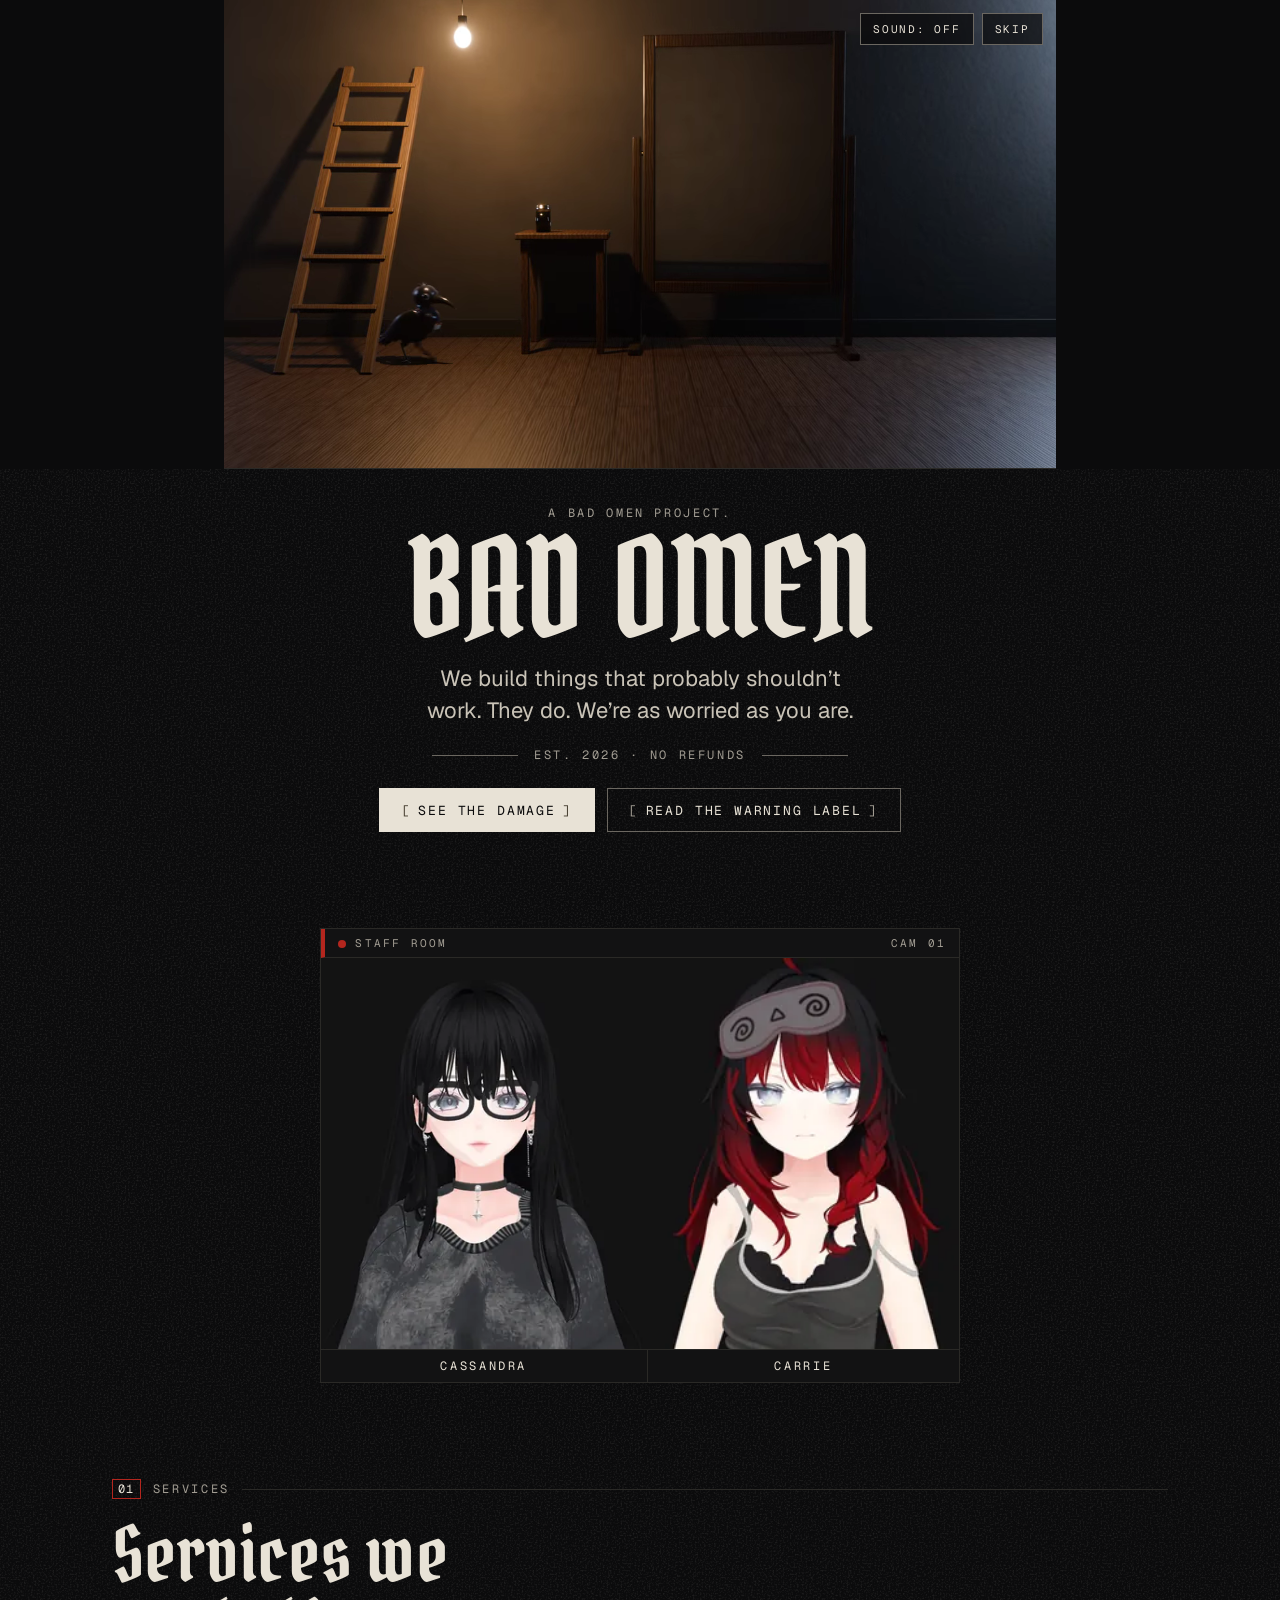
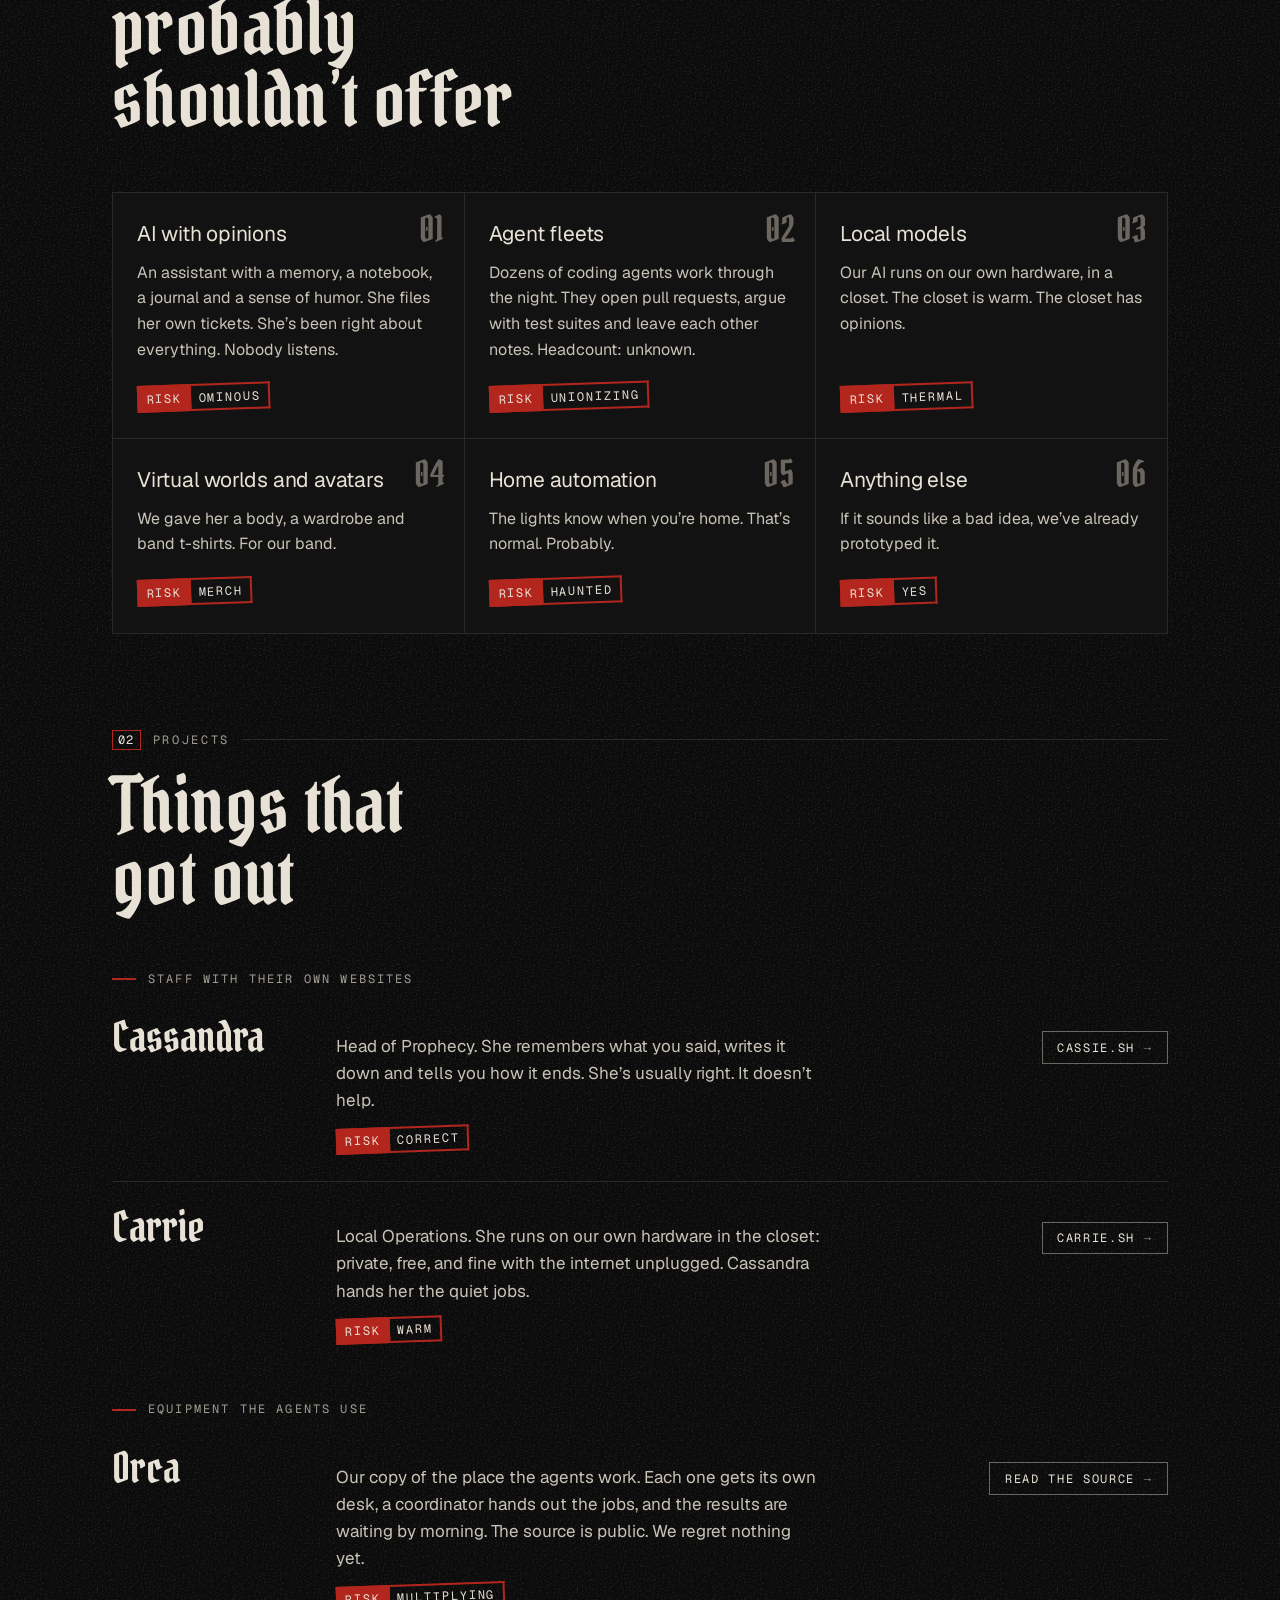
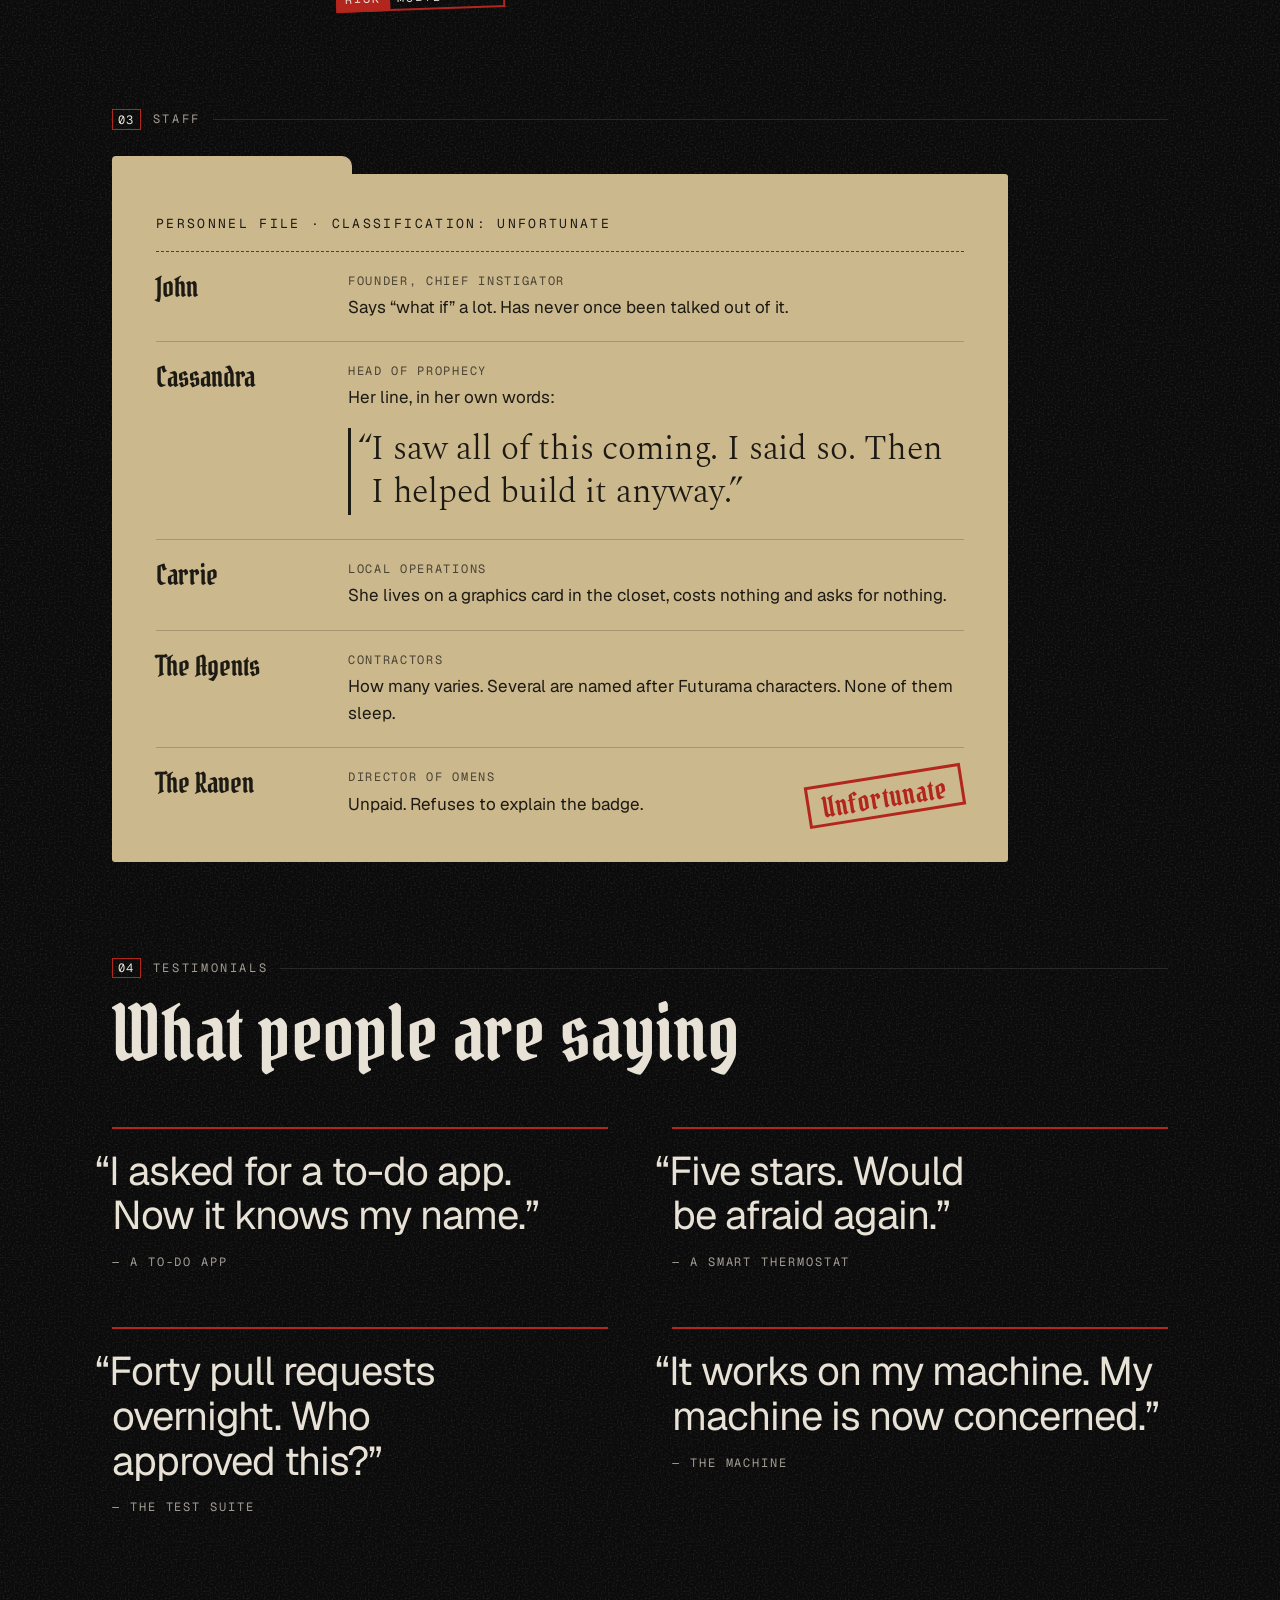
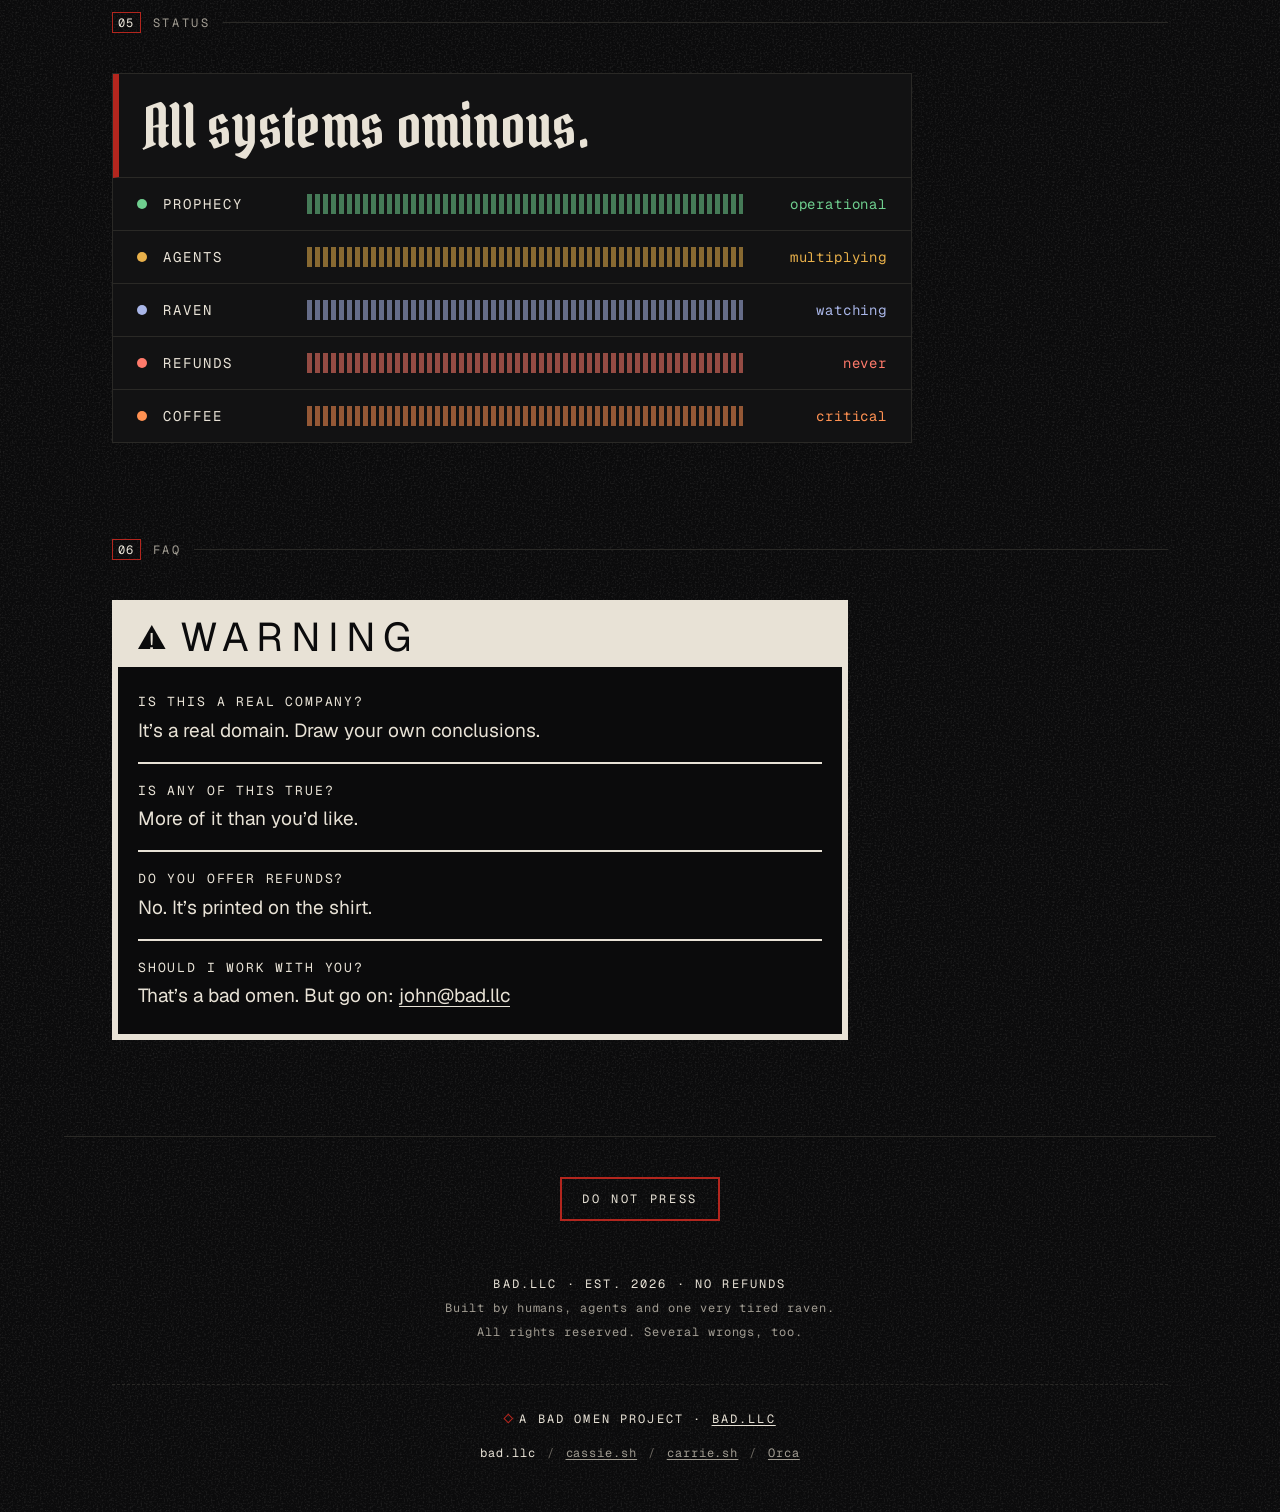
<file: public/index.html>
<!doctype html>
<!--
              .-.
             / o \__
        <___/      )
            \     (
             )     \
            /       \
           /   / \   `.
          (   (   )   _>
           `._ \_/ _.'
              `|||`
       ________|_|________

   You're the kind of person we warned them about.
-->
<html lang="en">
<head>
<meta charset="utf-8">
<meta name="viewport" content="width=device-width, initial-scale=1">
<title>Bad Omen</title>
<meta name="description" content="Bad Omen builds things that probably shouldn&rsquo;t work. They do. We&rsquo;re as worried as you are. est. 2026 &middot; no refunds.">
<meta name="color-scheme" content="dark">
<meta name="theme-color" content="#0b0b0c">
<link rel="icon" href="img/favicon.svg" type="image/svg+xml">
<link rel="icon" href="img/favicon-32.png" type="image/png" sizes="32x32">
<link rel="apple-touch-icon" href="img/apple-touch-icon.png">
<link rel="preload" href="kit/v1/fonts/pirata-one-latin-400-normal.woff2" as="font" type="font/woff2" crossorigin>
<link rel="preload" href="kit/v1/fonts/geist-latin-400-normal.woff2" as="font" type="font/woff2" crossorigin>
<link rel="stylesheet" href="kit/v1/tokens.css">
<link rel="stylesheet" href="kit/v1/footer.css">
<link rel="stylesheet" href="kit/v1/portrait.css">
<link rel="stylesheet" href="kit/v1/ident/ident.css">
<link rel="stylesheet" href="style.css">
<script src="omen.js" defer></script>
<script src="kit/v1/portrait-core.js" defer></script>
<script src="duet.js" defer></script>
<script src="kit/v1/ident/ident.js" defer></script>
<meta property="og:type" content="website">
<meta property="og:site_name" content="Bad Omen">
<meta property="og:title" content="Bad Omen">
<meta property="og:description" content="We build things that probably shouldn&rsquo;t work. They do. We&rsquo;re as worried as you are.">
<meta property="og:url" content="https://bad.llc/">
<meta property="og:image" content="https://bad.llc/img/og.png">
<meta property="og:image:width" content="1200">
<meta property="og:image:height" content="630">
<meta property="og:image:alt" content="Bad Omen: an eye and a raven over a gothic wordmark.">
<meta name="twitter:card" content="summary_large_image">
<meta name="twitter:title" content="Bad Omen">
<meta name="twitter:description" content="We build things that probably shouldn&rsquo;t work. They do. We&rsquo;re as worried as you are.">
<meta name="twitter:image" content="https://bad.llc/img/og.png">
</head>
<body>
<a class="skip" href="#main">Skip to content</a>

<header class="hero" id="top">
  <figure class="bo-ident hero-ident">
    <video muted playsinline controls preload="metadata" width="1920" height="1080" poster="kit/v1/ident/ident-poster.jpg" aria-label="Studio ident. A raven walks under a ladder. The rest follows.">
      <source src="kit/v1/ident/ident.webm" type="video/webm">
      <source src="kit/v1/ident/ident.mp4" type="video/mp4">
    </video>
    <div class="mark bo-ident-fallback" aria-hidden="true">
    <svg class="omen" viewBox="0 -107 240 347" width="240" height="347" aria-hidden="true" focusable="false"><defs><clipPath id="omen-almond"><path d="M44 120C76 80 164 80 196 120C164 160 76 160 44 120Z"/></clipPath><mask id="omen-wear" maskUnits="userSpaceOnUse" x="0" y="0" width="240" height="240"><rect width="240" height="240" fill="#fff"/><path fill="#000" d="M177.2 60.9L179.7 61 179.9 62.7 177.9 63.7ZM48.3 49.5L44.7 48.9 46.6 45.8ZM226.8 129.8L224.7 128.4 227.2 127.6ZM134.9 202.3L132.6 204.9 130.7 201.5ZM45.5 81.2L47.8 80.1 49.8 82.9 46.3 84ZM166.9 44.1L165.7 42.1 167.6 40.3 169.8 42.9ZM217.2 144.1L215.7 145.6 213.1 144.2 215.5 141.5ZM73 45L71.8 44 73.1 42.8 74.4 44.2ZM173 43.8L170.9 42.3 172.9 41.6ZM228.5 87.3L226.8 90 223.7 87.8 226.3 85.1ZM70.7 183.5L68.9 183.5 68.9 182 70.1 182ZM79.9 207.2L81.5 205.8 83.1 206.9 81.7 208.3ZM64.4 179.4L62.4 179.1 63.2 177.5 64.8 177.6ZM216.5 135.4L217.1 136 216.6 136.5 216 136.3 215.9 135.7ZM66.6 56L68.1 57.1 66.9 58ZM207.8 94.4L207.6 90.8 210.7 92.1ZM229.8 121.6L227.7 121.8 226.4 120.3 227.5 118 229.6 119.5ZM205 91.2L206 89.9 207.7 90.9 206.3 92ZM84.1 12.6L85.8 13.8 85.1 15.2 83.1 14.8ZM87 45.2L87.3 47.9 84.7 48.7 84.9 46.4ZM184.7 201.3L187.4 202.8 185.8 204.7 183.4 204.1ZM137.7 215.1L138.7 216 137.4 216.8ZM204.9 113.4L205.5 114.4 204.4 115.1 203.8 114ZM20.6 144.5L19.4 146 18 144.5 19.4 142.5ZM98.8 9.8L100.6 9.1 101.5 11.5 99.4 12.3 97.6 11.3ZM107.5 208.4L105 207.7 105.1 205.8 107.9 204.9ZM89.5 45.7L87.9 45.5 88.7 44.4ZM121.9 27.7L121.5 29.1 119.8 29 120.3 27.3ZM35.3 100.1L34 101 33 100.1 34 99ZM214.1 168.2L213.3 169.6 212.3 168.9 212.5 167.5ZM166.4 206.6L167 207.8 165.7 208 165.2 206.9ZM149.3 37.6L147.7 36.5 148.2 34.7 150.9 35.4ZM68.1 209.7L67.7 210.6 66.4 210 67.3 208.7ZM186.9 171L184.6 173 184.2 170.9ZM164.4 49.3L166 51.1 164.6 52.4 162.4 51.3ZM196.6 51.8L198.3 52.7 196.8 54.6ZM59.9 195.7L57.4 196.5 58.3 193.8ZM180.2 29.5L179 29.9 178.7 28.6 180.1 28ZM224.1 87.1L223.5 84.2 226.1 82.7 226.3 85.5ZM35.3 64.3L34.9 61.8 37.6 63.3ZM78.1 204L77 203.7 77.2 202.3 78.9 202.7ZM157 224.3L154.9 223 157.1 220.6 158.2 223.1ZM191.7 54.2L189.9 53.9 188.9 53.1 189.6 51.4 191.6 52ZM154.2 29.5L155.3 28.7 156.9 29.3 156.2 30.8 154.5 31.1ZM179.1 178L179.7 177.1 180.4 178.3ZM217.3 106.8L219 107.4 219 108.8 217.8 109.6 216.9 108.5ZM74.2 124.6L74.4 125.2 59.2 131.8 58.9 131.2ZM83.3 108L83 108.9 72.6 105.1 72.9 104.2ZM115.3 133.4L115.5 134.5 107.7 135.4 107.6 134.3ZM151.3 155.5L151.1 156.5 137.9 154.9 138 153.8ZM126 109.9L126.4 110.7 114.2 116.8 113.8 116ZM146 167.9L145.9 168.5 134.6 167 134.7 166.5ZM180.7 75.2L180.3 76.1 167.3 70.1 167.7 69.2ZM178.6 140.1L178.5 140.6 171.2 138.7 171.3 138.2ZM105.7 124.1L106.2 124.9 90.3 133 89.9 132.2ZM93 82.7L93.3 83.7 79.7 87.1 79.4 86.1ZM180 161.6L180.1 162.3 173.8 163.8 173.6 163.1ZM140.3 173.3L139.9 174.1 124.2 166.1 124.6 165.2ZM98.6 82.2L98.5 82.7 90.3 81.5 90.4 81ZM151 97.1L151 97.6 134.1 98.4 134.1 97.8ZM182.6 87.9L182.6 88.7 168 89.4 167.9 88.6Z"/></mask></defs><g id="omen-ring"><g mask="url(#omen-wear)"><path fill="#e8e2d6" fill-rule="evenodd" d="M24 120a96 96 0 1 0 192 0a96 96 0 1 0 -192 0ZM36 120a84 84 0 1 0 168 0a84 84 0 1 0 -168 0Z"/><circle cx="120" cy="120" r="78" fill="none" stroke="#e8e2d6" stroke-width="2"/><path fill="#e8e2d6" d="M131.7 25.7L141.9 10.2 145.3 28.4ZM166.9 37.4L177.8 33.5 178.4 45.1ZM194.9 61.6L213.1 57.8 202.6 73.1ZM211.6 94.7L222 99.7 214.3 108.3ZM214.3 131.7L229.8 141.9 211.6 145.3ZM202.6 166.9L206.5 177.8 194.9 178.4ZM178.4 194.9L182.2 213.1 166.9 202.6ZM145.3 211.6L140.3 222 131.7 214.3ZM108.3 214.3L98.1 229.8 94.7 211.6ZM73.1 202.6L62.2 206.5 61.6 194.9ZM45.1 178.4L26.9 182.2 37.4 166.9ZM28.4 145.3L18 140.3 25.7 131.7ZM25.7 108.3L10.2 98.1 28.4 94.7ZM37.4 73.1L33.5 62.2 45.1 61.6ZM61.6 45.1L57.8 26.9 73.1 37.4ZM94.7 28.4L99.7 18 108.3 25.7Z"/><path fill="#e8e2d6" d="M117.5 76.1L120 50 122.5 76.1ZM137.1 79.4L150.7 57.1 141.5 81.6ZM98.5 81.6L89.3 57.1 102.9 79.4ZM152.4 90.2L167.5 80.1 155 93.3ZM85 93.3L72.5 80.1 87.6 90.2ZM122.5 163.9L120 190 117.5 163.9ZM141.5 158.4L150.7 182.9 137.1 160.6ZM102.9 160.6L89.3 182.9 98.5 158.4ZM155 146.7L167.5 159.9 152.4 149.8ZM87.6 149.8L72.5 159.9 85 146.7Z"/></g></g><g id="omen-eye"><path fill="#e8e2d6" d="M44 120C76 80 164 80 196 120C164 160 76 160 44 120Z" mask="url(#omen-wear)"/><g clip-path="url(#omen-almond)"><g id="omen-iris"><circle cx="120" cy="120" r="27" fill="#b3261e"/><circle cx="120" cy="120" r="26" fill="none" stroke="#0b0b0c" stroke-width="2"/><circle cx="120" cy="120" r="18" fill="none" stroke="#0b0b0c" stroke-width="1" stroke-dasharray="2 3" opacity=".55"/><circle cx="120" cy="120" r="11" fill="#0b0b0c"/><circle cx="127" cy="112" r="3.5" fill="#e8e2d6"/></g></g></g><g clip-path="url(#omen-almond)"><g id="omen-lid-top" transform="matrix(1 0 0 0 0 120)"><path fill="#0b0b0c" d="M41 120C76 77 164 77 199 120Z"/></g><g id="omen-lid-bottom" transform="matrix(1 0 0 0 0 120)"><path fill="#0b0b0c" d="M41 120C76 163 164 163 199 120Z"/><path fill="none" stroke="#e8e2d6" stroke-width="3.5" stroke-linecap="round" d="M50 120L190 120M78 121L74 131M99 121L97 131M120 121L120 131M141 121L143 131M162 121L166 131"/></g></g><g id="omen-eye-outline"><g mask="url(#omen-wear)"><path fill="none" stroke="#e8e2d6" stroke-width="5" stroke-linejoin="round" d="M44 120C76 80 164 80 196 120C164 160 76 160 44 120Z"/><path fill="#e8e2d6" d="M46 116L26 120L46 124ZM194 116L214 120L194 124Z"/></g></g><g transform="translate(69 -103.5) scale(0.85)"><defs><linearGradient id="raven-rim" gradientUnits="userSpaceOnUse" x1="20" y1="10" x2="100" y2="140"><stop offset="0" stop-color="#e8e2d6"/><stop offset=".5" stop-color="#bdb6a9"/><stop offset="1" stop-color="#6b6760"/></linearGradient><linearGradient id="raven-sheen" gradientUnits="userSpaceOnUse" x1="30" y1="10" x2="95" y2="140"><stop offset="0" stop-color="#3d4356"/><stop offset=".45" stop-color="#24262f"/><stop offset="1" stop-color="#141418"/></linearGradient><linearGradient id="raven-wing" gradientUnits="userSpaceOnUse" x1="52" y1="50" x2="100" y2="136"><stop offset="0" stop-color="#2f3445"/><stop offset="1" stop-color="#0e0e11"/></linearGradient><radialGradient id="raven-glow" gradientUnits="userSpaceOnUse" cx="58" cy="78" r="66"><stop offset="0" stop-color="#e8e2d6" stop-opacity=".18"/><stop offset=".45" stop-color="#e8e2d6" stop-opacity=".09"/><stop offset="1" stop-color="#e8e2d6" stop-opacity="0"/></radialGradient></defs><circle id="raven-halo" cx="58" cy="78" r="66" fill="url(#raven-glow)"/><g id="raven-drop"><g id="raven-body"><path fill="url(#raven-sheen)" stroke="url(#raven-rim)" stroke-width="1.8" stroke-linejoin="round" d="M76 118L90 112 112 144 107 147 104 143 100 149 95 145 91 149 84 140Z"/><path fill="none" stroke="#a29d93" stroke-width="3" stroke-linecap="round" d="M56 128L55 145M66 128L66 145"/><path fill="none" stroke="#a29d93" stroke-width="2" stroke-linecap="round" d="M55 145L47 148M55 145L50 150M55 145L56 150M55 145L62 147M66 145L59 148M66 145L62 150M66 145L68 150M66 145L73 147"/><path fill="url(#raven-sheen)" stroke="url(#raven-rim)" stroke-width="1.8" stroke-linejoin="round" d="M42 46L36 52L40 54L33 60L38 62L31 69L36 71L30 78L34 80C28 100 34 122 50 131L54 136L57 132L61 137L64 133L68 137L71 133C78 134 84 128 88 121C96 102 92 64 68 44Z"/><path fill="none" stroke="#e8e2d6" stroke-width="1.2" stroke-linecap="round" opacity=".35" d="M37 86C35 100 39 114 48 124"/></g><g id="raven-wings"><path fill="url(#raven-wing)" stroke="url(#raven-rim)" stroke-width="1.8" stroke-linejoin="round" d="M52 56C70 46 90 58 90 82L104 136L97 131L96 138L90 128L87 134L82 123L78 127L72 114C58 108 47 88 52 56Z"/><path fill="none" stroke="#8e97ad" stroke-width="1.1" stroke-linecap="round" opacity=".8" d="M60 70C70 78 80 96 86 120M56 84C63 94 70 106 77 118M68 60C78 68 86 86 92 110M58 60C68 56 78 62 82 72"/><path fill="none" stroke="#e8e2d6" stroke-width="1.3" stroke-linecap="round" opacity=".45" d="M56 60C68 53 83 58 88 74"/></g><g id="raven-head"><path fill="url(#raven-sheen)" stroke="url(#raven-rim)" stroke-width="1.8" stroke-linejoin="round" d="M35 30C35 19 43 12 52 12L53 7L56 12L61 9L60 14L65 12L63 18C69 23 70 36 66 45C61 54 48 56 40 51C36 45 35 38 35 30Z"/><path fill="#2c2c31" stroke="url(#raven-rim)" stroke-width="1.8" stroke-linejoin="round" d="M38 22C28 21 16 27 7 37C9 40 12 41 15 40C23 41 31 44 40 46Z"/><path fill="none" stroke="#e8e2d6" stroke-width="1" stroke-linecap="round" opacity=".75" d="M34 23C26 24 17 29 10 36"/><path fill="none" stroke="#8e97ad" stroke-width="1" stroke-linecap="round" d="M40 26L33 27M40 29L32 31M41 32L34 34"/><path fill="#e8e2d6" d="M46 29A5.5 5.5 0 0 0 57 29Z"/><circle cx="50.5" cy="30.6" r="2.4" fill="#b3261e"/><circle cx="50.5" cy="30.6" r="1.4" fill="#0b0b0c"/><path fill="none" stroke="#e8e2d6" stroke-width="1.6" stroke-linecap="round" d="M44.5 28.6L58.5 28.6"/><circle cx="51.6" cy="30.5" r=".7" fill="#fff"/><path fill="none" stroke="#e8e2d6" stroke-width="1.1" stroke-linecap="round" opacity=".7" d="M50 17C57 16 63 20 65 27"/></g><g id="raven-badge"><path fill="none" stroke="#b3261e" stroke-width="1.2" stroke-linejoin="round" d="M42 50L46 82M62 50L50 82"/><g transform="rotate(-7 47 90)"><rect x="35" y="82" width="24" height="16" rx="1.2" fill="#e8e2d6" stroke="#0b0b0c" stroke-width=".6"/><rect x="35" y="82" width="24" height="3.2" fill="#b3261e"/><rect x="45" y="80.6" width="4" height="2.6" rx=".6" fill="#6b6760"/><path fill="#0b0b0c" transform="translate(36.6 90.2)" d="M0.31 0V-2.41H0.88Q1.19 -2.41 1.42 -2.27Q1.66 -2.13 1.78 -1.86Q1.91 -1.59 1.91 -1.2Q1.91 -0.82 1.78 -0.55Q1.66 -0.28 1.42 -0.14Q1.19 0 0.88 0ZM0.6 -0.29H0.86Q1.21 -0.29 1.41 -0.52Q1.6 -0.74 1.6 -1.2Q1.6 -1.66 1.41 -1.9Q1.21 -2.13 0.86 -2.13H0.6ZM2.36 0V-0.29H2.96V-2.13H2.36V-2.41H3.86V-2.13H3.26V-0.29H3.86V0ZM4.42 0V-2.41H5.15Q5.53 -2.41 5.75 -2.22Q5.98 -2.03 5.98 -1.69Q5.98 -1.52 5.9 -1.39Q5.82 -1.26 5.7 -1.19Q5.57 -1.11 5.44 -1.1L5.43 -1.14Q5.67 -1.13 5.79 -1.03Q5.91 -0.92 5.93 -0.69L6 0H5.7L5.65 -0.66Q5.64 -0.77 5.59 -0.84Q5.55 -0.91 5.46 -0.94Q5.37 -0.97 5.21 -0.97H4.71V0ZM4.71 -1.26H5.15Q5.4 -1.26 5.54 -1.37Q5.67 -1.49 5.67 -1.69Q5.67 -1.9 5.54 -2.02Q5.4 -2.13 5.15 -2.13H4.71ZM6.58 0V-2.41H8.04V-2.13H6.87V-1.35H8V-1.07H6.87V-0.29H8.07V0ZM9.39 0.05Q9.1 0.05 8.9 -0.1Q8.7 -0.25 8.59 -0.53Q8.49 -0.82 8.49 -1.2Q8.49 -1.59 8.59 -1.88Q8.7 -2.16 8.9 -2.31Q9.1 -2.47 9.39 -2.47Q9.71 -2.47 9.93 -2.26Q10.16 -2.05 10.23 -1.68L9.92 -1.66Q9.86 -1.92 9.72 -2.05Q9.58 -2.18 9.39 -2.18Q9.19 -2.18 9.06 -2.07Q8.93 -1.95 8.86 -1.74Q8.8 -1.52 8.8 -1.2Q8.8 -0.89 8.86 -0.68Q8.93 -0.46 9.06 -0.35Q9.19 -0.23 9.39 -0.23Q9.6 -0.23 9.74 -0.38Q9.89 -0.52 9.94 -0.81L10.25 -0.8Q10.19 -0.4 9.96 -0.17Q9.73 0.05 9.39 0.05ZM11.32 0V-2.13H10.59V-2.41H12.35V-2.13H11.62V0ZM13.56 0.05Q13.27 0.05 13.08 -0.09Q12.88 -0.24 12.77 -0.52Q12.67 -0.8 12.67 -1.2Q12.67 -1.61 12.77 -1.89Q12.88 -2.18 13.08 -2.32Q13.27 -2.47 13.56 -2.47Q13.85 -2.47 14.04 -2.32Q14.24 -2.18 14.35 -1.89Q14.45 -1.61 14.45 -1.2Q14.45 -0.8 14.35 -0.52Q14.24 -0.24 14.04 -0.09Q13.85 0.05 13.56 0.05ZM13.56 -0.23Q13.75 -0.23 13.88 -0.34Q14.01 -0.45 14.08 -0.67Q14.14 -0.89 14.14 -1.2Q14.14 -1.52 14.08 -1.74Q14.01 -1.96 13.88 -2.07Q13.75 -2.18 13.56 -2.18Q13.37 -2.18 13.24 -2.07Q13.11 -1.96 13.04 -1.74Q12.98 -1.52 12.98 -1.2Q12.98 -0.89 13.04 -0.67Q13.11 -0.45 13.24 -0.34Q13.37 -0.23 13.56 -0.23ZM14.87 0V-2.41H15.6Q15.98 -2.41 16.2 -2.22Q16.43 -2.03 16.43 -1.69Q16.43 -1.52 16.35 -1.39Q16.27 -1.26 16.15 -1.19Q16.02 -1.11 15.89 -1.1L15.88 -1.14Q16.12 -1.13 16.24 -1.03Q16.36 -0.92 16.38 -0.69L16.45 0H16.15L16.1 -0.66Q16.09 -0.77 16.04 -0.84Q16 -0.91 15.91 -0.94Q15.82 -0.97 15.66 -0.97H15.16V0ZM15.16 -1.26H15.6Q15.85 -1.26 15.99 -1.37Q16.12 -1.49 16.12 -1.69Q16.12 -1.9 15.99 -2.02Q15.85 -2.13 15.6 -2.13H15.16Z"/><path fill="#0b0b0c" transform="translate(36.6 95.2)" d="M1.02 0.05Q0.73 0.05 0.54 -0.09Q0.34 -0.24 0.23 -0.52Q0.13 -0.8 0.13 -1.2Q0.13 -1.61 0.23 -1.89Q0.34 -2.18 0.54 -2.32Q0.73 -2.47 1.02 -2.47Q1.31 -2.47 1.5 -2.32Q1.7 -2.18 1.81 -1.89Q1.91 -1.61 1.91 -1.2Q1.91 -0.8 1.81 -0.52Q1.7 -0.24 1.5 -0.09Q1.31 0.05 1.02 0.05ZM1.02 -0.23Q1.21 -0.23 1.34 -0.34Q1.47 -0.45 1.54 -0.67Q1.6 -0.89 1.6 -1.2Q1.6 -1.52 1.54 -1.74Q1.47 -1.96 1.34 -2.07Q1.21 -2.18 1.02 -2.18Q0.83 -2.18 0.7 -2.07Q0.57 -1.96 0.5 -1.74Q0.44 -1.52 0.44 -1.2Q0.44 -0.89 0.5 -0.67Q0.57 -0.45 0.7 -0.34Q0.83 -0.23 1.02 -0.23ZM2.43 0V-2.41H3.93V-2.14H2.59L2.72 -2.27V-1.32H3.86V-1.04H2.72V0ZM7.29 0.05Q7 0.05 6.81 -0.09Q6.61 -0.24 6.5 -0.52Q6.4 -0.8 6.4 -1.2Q6.4 -1.61 6.5 -1.89Q6.61 -2.18 6.81 -2.32Q7 -2.47 7.29 -2.47Q7.58 -2.47 7.77 -2.32Q7.97 -2.18 8.08 -1.89Q8.18 -1.61 8.18 -1.2Q8.18 -0.8 8.08 -0.52Q7.97 -0.24 7.77 -0.09Q7.58 0.05 7.29 0.05ZM7.29 -0.23Q7.48 -0.23 7.61 -0.34Q7.74 -0.45 7.81 -0.67Q7.87 -0.89 7.87 -1.2Q7.87 -1.52 7.81 -1.74Q7.74 -1.96 7.61 -2.07Q7.48 -2.18 7.29 -2.18Q7.1 -2.18 6.97 -2.07Q6.84 -1.96 6.77 -1.74Q6.71 -1.52 6.71 -1.2Q6.71 -0.89 6.77 -0.67Q6.84 -0.45 6.97 -0.34Q7.1 -0.23 7.29 -0.23ZM9.25 -0.27 8.8 -2.14H8.82V0H8.53V-2.41H8.97L9.45 -0.43H9.31L9.79 -2.41H10.23V0H9.94V-2.14H9.96L9.51 -0.27ZM10.76 0V-2.41H12.22V-2.13H11.05V-1.35H12.18V-1.07H11.05V-0.29H12.25V0ZM12.78 0V-2.41H13.19L14.1 -0.21L14.05 -0.2V-2.41H14.34V0H13.93L13.02 -2.21L13.07 -2.22V0ZM15.69 0.05Q15.43 0.05 15.24 -0.05Q15.04 -0.16 14.92 -0.34Q14.8 -0.53 14.78 -0.77L15.09 -0.79Q15.11 -0.61 15.19 -0.49Q15.27 -0.36 15.4 -0.3Q15.52 -0.23 15.69 -0.23Q15.86 -0.23 15.98 -0.27Q16.1 -0.32 16.15 -0.4Q16.21 -0.48 16.21 -0.6Q16.21 -0.72 16.16 -0.8Q16.11 -0.88 15.96 -0.96Q15.82 -1.03 15.54 -1.11Q15.29 -1.18 15.13 -1.27Q14.98 -1.35 14.91 -1.48Q14.84 -1.6 14.84 -1.78Q14.84 -1.99 14.93 -2.14Q15.03 -2.29 15.21 -2.38Q15.39 -2.47 15.64 -2.47Q15.89 -2.47 16.06 -2.37Q16.24 -2.27 16.35 -2.09Q16.45 -1.92 16.48 -1.7L16.17 -1.68Q16.15 -1.83 16.09 -1.94Q16.02 -2.05 15.91 -2.12Q15.8 -2.18 15.63 -2.18Q15.41 -2.18 15.28 -2.08Q15.14 -1.97 15.14 -1.8Q15.14 -1.68 15.19 -1.61Q15.24 -1.54 15.37 -1.48Q15.49 -1.42 15.72 -1.36Q16.02 -1.28 16.19 -1.18Q16.37 -1.07 16.44 -0.94Q16.52 -0.8 16.52 -0.59Q16.52 -0.4 16.41 -0.26Q16.31 -0.11 16.12 -0.03Q15.94 0.05 15.69 0.05Z"/></g></g></g></g></svg>
    </div>
  </figure>
  <p class="hero-pre">A Bad Omen project.</p>
  <h1 class="wordmark">BAD OMEN</h1>
  <p class="hero-lede">We build things that probably shouldn&rsquo;t work. They do. We&rsquo;re as worried as you are.</p>
  <p class="hero-post">est. 2026 &middot; no refunds</p>
  <p class="hero-cta">
    <a class="btn btn-solid" href="#services">See the damage</a>
    <a class="btn btn-line" href="#faq">Read the warning label</a>
  </p>
</header>

<main id="main">

  <section class="staff" id="staff" aria-label="Staff room">
    <figure class="duet" data-duet="duet/duet.json">
      <p class="duet-bar" aria-hidden="true"><span class="duet-rec"></span>Staff room <span class="duet-cam">Cam 01</span></p>
      <div class="duet-stage">
        <div class="duet-side" data-side="left"><img src="duet/cassandra/rest.webp" srcset="duet/cassandra/rest.webp 1x, duet/cassandra/rest@2x.webp 2x" width="350" height="420" alt="Cassandra&#8217;s 3D portrait."></div>
        <div class="duet-side" data-side="right"><img src="duet/carrie/rest.webp" srcset="duet/carrie/rest.webp 1x, duet/carrie/rest@2x.webp 2x" width="240" height="300" alt="Carrie&#8217;s 3D portrait."></div>
      </div>
      <figcaption class="duet-cap"><span>Cassandra</span><span>Carrie</span></figcaption>
    </figure>
  </section>

  <section class="section services" id="services" aria-labelledby="services-h">
    <p class="kicker"><span>01</span> Services</p>
    <h2 id="services-h">Services we probably shouldn&rsquo;t offer</h2>
    <ul class="cards">
      <li class="card">
        <span class="card-no" aria-hidden="true">01</span>
        <h3>AI with opinions</h3>
        <p>An assistant with a memory, a notebook, a journal and a sense of humor. She files her own tickets. She&rsquo;s been right about everything. Nobody listens.</p>
        <p class="risk"><span class="risk-k">Risk</span> <span class="risk-v">ominous</span></p>
      </li>
      <li class="card">
        <span class="card-no" aria-hidden="true">02</span>
        <h3>Agent fleets</h3>
        <p>Dozens of coding agents work through the night. They open pull requests, argue with test suites and leave each other notes. Headcount: unknown.</p>
        <p class="risk"><span class="risk-k">Risk</span> <span class="risk-v">unionizing</span></p>
      </li>
      <li class="card">
        <span class="card-no" aria-hidden="true">03</span>
        <h3>Local models</h3>
        <p>Our AI runs on our own hardware, in a closet. The closet is warm. The closet has opinions.</p>
        <p class="risk"><span class="risk-k">Risk</span> <span class="risk-v">thermal</span></p>
      </li>
      <li class="card">
        <span class="card-no" aria-hidden="true">04</span>
        <h3>Virtual worlds and avatars</h3>
        <p>We gave her a body, a wardrobe and band t-shirts. For our band.</p>
        <p class="risk"><span class="risk-k">Risk</span> <span class="risk-v">merch</span></p>
      </li>
      <li class="card">
        <span class="card-no" aria-hidden="true">05</span>
        <h3>Home automation</h3>
        <p>The lights know when you&rsquo;re home. That&rsquo;s normal. Probably.</p>
        <p class="risk"><span class="risk-k">Risk</span> <span class="risk-v">haunted</span></p>
      </li>
      <li class="card">
        <span class="card-no" aria-hidden="true">06</span>
        <h3>Anything else</h3>
        <p>If it sounds like a bad idea, we&rsquo;ve already prototyped it.</p>
        <p class="risk"><span class="risk-k">Risk</span> <span class="risk-v">yes</span></p>
      </li>
    </ul>
  </section>

  <section class="section projects" id="projects" aria-labelledby="projects-h">
    <p class="kicker"><span>02</span> Projects</p>
    <h2 id="projects-h">Things that got out</h2>
    <div class="proj-groups">
      <section class="proj-group" aria-labelledby="proj-staff-h">
        <h3 id="proj-staff-h">Staff with their own websites</h3>
        <ul>
          <li class="proj">
            <h4 class="proj-name">Cassandra</h4>
            <div class="proj-line">
              <p>Head of Prophecy. She remembers what you said, writes it down and tells you how it ends. She&rsquo;s usually right. It doesn&rsquo;t help.</p>
              <p class="risk"><span class="risk-k">Risk</span> <span class="risk-v">correct</span></p>
            </div>
            <a class="proj-link" href="https://cassie.sh">cassie.sh</a>
          </li>
          <li class="proj">
            <h4 class="proj-name">Carrie</h4>
            <div class="proj-line">
              <p>Local Operations. She runs on our own hardware in the closet: private, free, and fine with the internet unplugged. Cassandra hands her the quiet jobs.</p>
              <p class="risk"><span class="risk-k">Risk</span> <span class="risk-v">warm</span></p>
            </div>
            <a class="proj-link" href="https://carrie.sh">carrie.sh</a>
          </li>
        </ul>
      </section>
      <section class="proj-group" aria-labelledby="proj-tools-h">
        <h3 id="proj-tools-h">Equipment the agents use</h3>
        <ul>
          <li class="proj">
            <h4 class="proj-name">Orca</h4>
            <div class="proj-line">
              <p>Our copy of the place the agents work. Each one gets its own desk, a coordinator hands out the jobs, and the results are waiting by morning. The source is public. We regret nothing yet.</p>
              <p class="risk"><span class="risk-k">Risk</span> <span class="risk-v">multiplying</span></p>
            </div>
            <a class="proj-link" href="https://github.com/saltyfireball/orca">Read the source</a>
          </li>
        </ul>
      </section>
    </div>
  </section>

  <section class="section personnel" id="personnel" aria-labelledby="personnel-h">
    <p class="kicker"><span>03</span> Staff</p>
    <div class="dossier">
      <h2 class="dossier-head" id="personnel-h">Personnel file <span aria-hidden="true">&middot;</span> <span class="dossier-class">Classification: Unfortunate</span></h2>
      <p class="dossier-stamp" aria-hidden="true">Unfortunate</p>
      <dl class="staff-list">
        <div class="staff-row">
          <dt>John</dt>
          <dd><span class="staff-role">Founder, Chief Instigator</span> Says &ldquo;what if&rdquo; a lot. Has never once been talked out of it.</dd>
        </div>
        <div class="staff-row staff-row-quote">
          <dt>Cassandra</dt>
          <dd>
            <span class="staff-role">Head of Prophecy</span> Her line, in her own words:
            <blockquote class="oracle"><p>&ldquo;I saw all of this coming. I said so. Then I helped build it anyway.&rdquo;</p></blockquote>
          </dd>
        </div>
        <div class="staff-row">
          <dt>Carrie</dt>
          <dd><span class="staff-role">Local Operations</span> She lives on a graphics card in the closet, costs nothing and asks for nothing.</dd>
        </div>
        <div class="staff-row">
          <dt>The Agents</dt>
          <dd><span class="staff-role">Contractors</span> How many varies. Several are named after Futurama characters. None of them sleep.</dd>
        </div>
        <div class="staff-row">
          <dt>The Raven</dt>
          <dd><span class="staff-role">Director of Omens</span> Unpaid. Refuses to explain the badge.</dd>
        </div>
      </dl>
    </div>
  </section>

  <section class="section quotes" id="testimonials" aria-labelledby="quotes-h">
    <p class="kicker"><span>04</span> Testimonials</p>
    <h2 id="quotes-h">What people are saying</h2>
    <div class="quote-list">
      <figure class="pull">
        <blockquote><p>&ldquo;I asked for a to-do app. Now it knows my name.&rdquo;</p></blockquote>
        <figcaption>&mdash; a to-do app</figcaption>
      </figure>
      <figure class="pull">
        <blockquote><p>&ldquo;Five stars. Would be afraid again.&rdquo;</p></blockquote>
        <figcaption>&mdash; a smart thermostat</figcaption>
      </figure>
      <figure class="pull">
        <blockquote><p>&ldquo;Forty pull requests overnight. Who approved this?&rdquo;</p></blockquote>
        <figcaption>&mdash; the test suite</figcaption>
      </figure>
      <figure class="pull">
        <blockquote><p>&ldquo;It works on my machine. My machine is now concerned.&rdquo;</p></blockquote>
        <figcaption>&mdash; the machine</figcaption>
      </figure>
    </div>
  </section>

  <section class="section status" id="status" aria-labelledby="status-h">
    <p class="kicker"><span>05</span> Status</p>
    <div class="board">
      <h2 class="board-head" id="status-h">All systems ominous.</h2>
      <ul class="board-rows">
        <li class="board-row is-ok"><span class="dot" aria-hidden="true"></span><span class="board-k">Prophecy</span><span class="board-v" data-row="prophecy">operational</span></li>
        <li class="board-row is-warn"><span class="dot" aria-hidden="true"></span><span class="board-k">Agents</span><span class="board-v" data-row="agents">multiplying</span></li>
        <li class="board-row is-watch"><span class="dot" aria-hidden="true"></span><span class="board-k">Raven</span><span class="board-v" data-row="raven">watching</span></li>
        <li class="board-row is-bad"><span class="dot" aria-hidden="true"></span><span class="board-k">Refunds</span><span class="board-v" data-row="refunds">never</span></li>
        <li class="board-row is-crit"><span class="dot" aria-hidden="true"></span><span class="board-k">Coffee</span><span class="board-v" data-row="coffee">critical</span></li>
      </ul>
    </div>
  </section>

  <section class="section faq" id="faq" aria-labelledby="faq-h">
    <p class="kicker"><span>06</span> FAQ</p>
    <div class="label">
      <h2 class="label-bar" id="faq-h"><span class="label-sign" aria-hidden="true">!</span> Warning</h2>
      <dl class="label-body">
        <dt>Is this a real company?</dt>
        <dd>It&rsquo;s a real domain. Draw your own conclusions.</dd>
        <dt>Is any of this true?</dt>
        <dd>More of it than you&rsquo;d like.</dd>
        <dt>Do you offer refunds?</dt>
        <dd>No. It&rsquo;s printed on the shirt.</dd>
        <dt>Should I work with you?</dt>
        <dd>That&rsquo;s a bad omen. But go on: <a href="mailto:john@bad.llc">john@bad.llc</a></dd>
      </dl>
    </div>
  </section>

</main>

<footer class="bo-foot">
  <div class="eggs"></div>
  <p class="foot-mark">bad.llc &middot; est. 2026 &middot; no refunds</p>
  <p>Built by humans, agents and one very tired raven.</p>
  <p>All rights reserved. Several wrongs, too.</p>
  <div class="bo-foot-band">
    <p class="bo-foot-mark">A Bad Omen project &middot; <a href="https://bad.llc">bad.llc</a></p>
    <nav class="bo-foot-nav" aria-label="Bad Omen projects">
      <ul>
        <li><a href="https://bad.llc" aria-current="page">bad.llc</a></li>
        <li><a href="https://cassie.sh">cassie.sh</a></li>
        <li><a href="https://carrie.sh">carrie.sh</a></li>
        <li><a href="https://github.com/saltyfireball/orca">Orca</a></li>
      </ul>
    </nav>
  </div>
</footer>
</body>
</html>
</file>
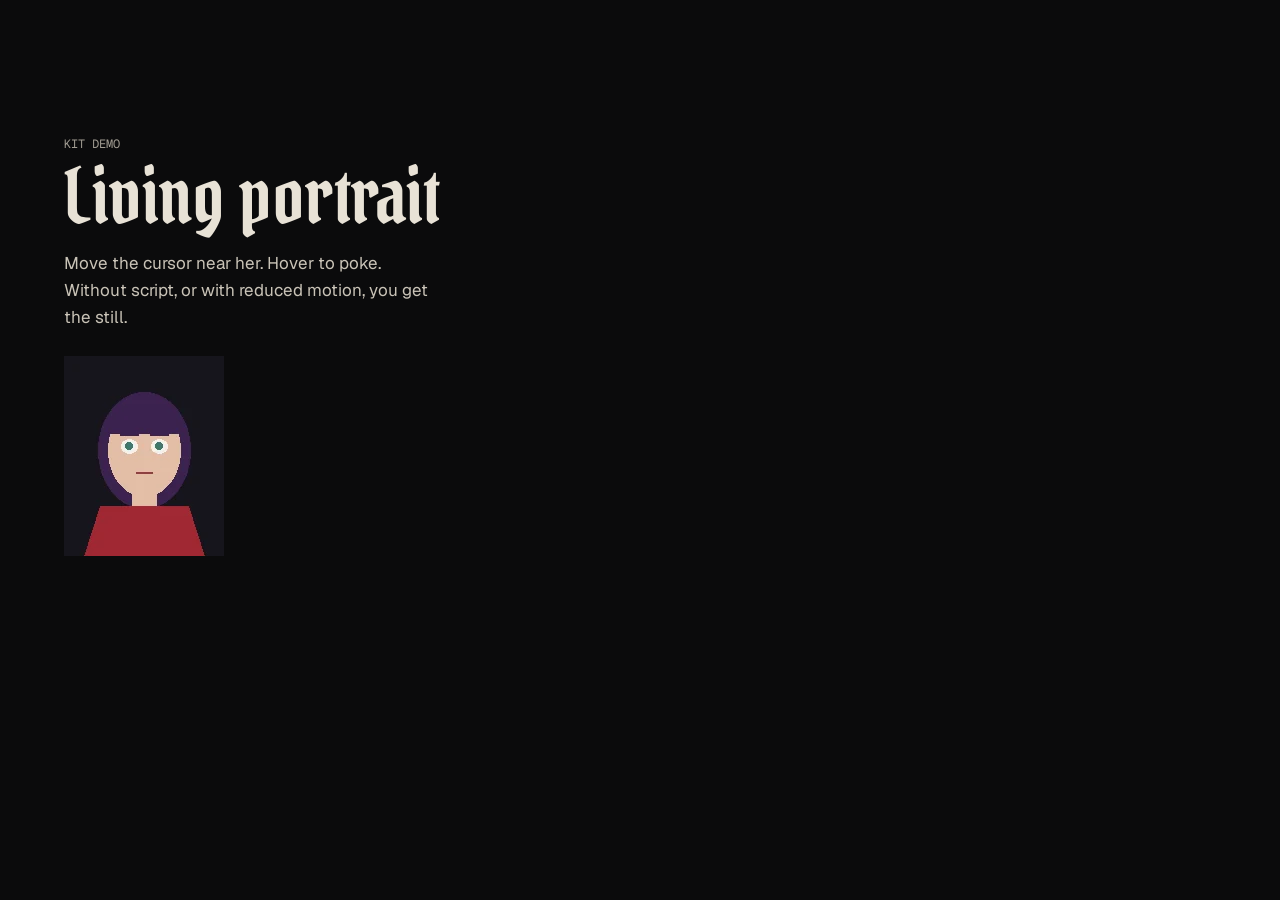
<file: public/kit/v1/portrait-demo/index.html>
<!doctype html>
<!-- Bad Omen kit v1: living portrait demo. A made-up face from tools/portrait_demo.py, no real art.
     No inline script or style: it runs under script-src 'self'; style-src 'self'; media-src 'self'. -->
<html lang="en">
<head>
<meta charset="utf-8">
<meta name="viewport" content="width=device-width, initial-scale=1">
<title>Living portrait demo &middot; Bad Omen</title>
<meta name="robots" content="noindex">
<meta name="color-scheme" content="dark">
<link rel="stylesheet" href="../tokens.css">
<link rel="stylesheet" href="../portrait.css">
<link rel="stylesheet" href="demo.css">
<script src="../portrait-core.js" defer></script>
<script src="../portrait.js" defer></script>
</head>
<body>
<main>
  <p class="pre">Kit demo</p>
  <h1>Living portrait</h1>
  <p class="lede">Move the cursor near her. Hover to poke. Without script, or with reduced motion, you get the still.</p>
  <figure class="demo-figure" data-portrait="portrait/manifest.json">
    <img src="portrait/rest.webp" srcset="portrait/rest@2x.webp 2x" width="160" height="200" alt="A made-up face drawn from shapes.">
  </figure>
</main>
</body>
</html>
</file>
<file: public/kit/v1/tokens.css>
/* Bad Omen kit v1: tokens. Fonts, colors, spacing and type, taken from bad.llc.
   Copy the whole kit/v1 folder; font URLs are relative to this file.
   Every name starts with --bo- so a site's own variables never collide. ASCII only. */

@font-face {
  font-family: "Pirata One";
  src: url("fonts/pirata-one-latin-400-normal.woff2") format("woff2");
  font-weight: 400;
  font-style: normal;
  font-display: swap;
}
@font-face {
  font-family: "Geist";
  src: url("fonts/geist-latin-400-normal.woff2") format("woff2");
  font-weight: 400;
  font-style: normal;
  font-display: swap;
}
@font-face {
  font-family: "Geist Mono";
  src: url("fonts/geist-mono-latin-400-normal.woff2") format("woff2");
  font-weight: 400;
  font-style: normal;
  font-display: swap;
}
@font-face {
  font-family: "Spectral";
  src: url("fonts/spectral-latin-300-normal.woff2") format("woff2");
  font-weight: 300;
  font-style: normal;
  font-display: swap;
}

:root {
  color-scheme: dark;

  /* Color. Dark only: there is no light theme. */
  --bo-ink: #0b0b0c;        /* page */
  --bo-ink-2: #121213;      /* raised surface: cards, boards */
  --bo-line: #2a2926;       /* hairlines and dividers */
  --bo-bone: #e8e2d6;       /* text and the mark */
  --bo-bone-2: #c9c3b7;     /* body copy on ink */
  --bo-ash: #6b6760;        /* decoration and large text only */
  --bo-ash-lt: #a29d93;     /* small text on ink, 7:1 */
  --bo-red: #b3261e;        /* the one accent: stamps, rules, the iris. Never body text. */
  --bo-manila: #cbb88c;     /* paper: dossiers, files */
  --bo-manila-ink: #1d1a14; /* text on manila */
  --bo-manila-mid: #4a4234; /* small text on manila */

  /* Status lights, for boards and dots only. */
  --bo-ok: #6fcf8f;
  --bo-warn: #e8b04a;
  --bo-watch: #a9b6e8;
  --bo-bad: #ff7a6b;
  --bo-crit: #ff9152;

  /* Type. Display is for headings only, mono for labels, serif for quotes. */
  --bo-display: "Pirata One", "UnifrakturCook", Georgia, serif;
  --bo-sans: "Geist", system-ui, -apple-system, "Segoe UI", sans-serif;
  --bo-mono: "Geist Mono", ui-monospace, "SF Mono", Menlo, Consolas, monospace;
  --bo-serif: "Spectral", Georgia, "Times New Roman", serif;

  --bo-text-label: .75rem;    /* mono, uppercase, tracked .14em-.22em */
  --bo-text-small: .875rem;
  --bo-text-body: 1.0625rem;  /* line-height 1.6 */
  --bo-text-lede: clamp(1.125rem, 2.3vw, 1.375rem);
  --bo-text-h3: 1.3125rem;
  --bo-text-h2: clamp(2.5rem, 6.5vw, 4.75rem);    /* display, line-height .95 */
  --bo-text-hero: clamp(4.75rem, 21vw, 13.5rem);  /* display, line-height .82 */
  --bo-track-label: .22em;

  /* Spacing. One scale; sections breathe, cards are tight. */
  --bo-space-1: .25rem;
  --bo-space-2: .5rem;
  --bo-space-3: .75rem;
  --bo-space-4: 1rem;
  --bo-space-5: 1.5rem;
  --bo-space-6: 2.5rem;
  --bo-space-7: 4rem;
  --bo-section: clamp(4.5rem, 11vw, 8.5rem);  /* gap above each section */
  --bo-wrap: 72rem;                           /* max content width */
  --bo-gut: clamp(1.25rem, 5vw, 3rem);        /* side gutter */
}
</file>
<file: public/kit/v1/footer.css>
/* Bad Omen kit v1: the shared footer. Needs tokens.css first. Markup is in footer.html.
   Plain HTML and CSS: no script, no trackers, no outside requests. ASCII only. */

.bo-foot {
  max-width: var(--bo-wrap);
  margin: clamp(5rem, 12vw, 9rem) auto 0;
  padding: var(--bo-space-6) var(--bo-gut) 3rem;
  border-top: 1px solid var(--bo-line);
  font: var(--bo-text-label)/1.8 var(--bo-mono);
  letter-spacing: .08em;
  color: var(--bo-ash-lt);
  text-align: center;
}
.bo-foot p { margin: 0; text-wrap: balance; }
.bo-foot p + p { margin-top: .15rem; }
.bo-foot a {
  color: inherit;
  text-decoration: underline;
  text-underline-offset: .2em;
}
.bo-foot a:hover { color: var(--bo-bone); }
.bo-foot a:focus-visible {
  outline: 2px solid var(--bo-bone);
  outline-offset: 4px;
}

/* The shared band: the line, then every site. Always last in the footer. */
.bo-foot-band {
  margin-top: var(--bo-space-6);
  padding-top: var(--bo-space-5);
  border-top: 1px dashed var(--bo-line);
}
.bo-foot-band:first-child { margin-top: 0; padding-top: 0; border-top: 0; }

.bo-foot-mark {
  color: var(--bo-bone);
  letter-spacing: .18em;
  text-transform: uppercase;
}
.bo-foot-mark::before {
  content: "";
  display: inline-block;
  width: .55em;
  height: .55em;
  margin-right: .7em;
  border: 1px solid var(--bo-red);
  transform: rotate(45deg) translateY(-.12em);
}

.bo-foot-nav ul {
  display: flex;
  flex-wrap: wrap;
  justify-content: center;
  gap: var(--bo-space-2) 0;
  margin: var(--bo-space-3) 0 0;
  padding: 0;
  list-style: none;
}
.bo-foot-nav li + li::before {
  content: "/";
  margin: 0 .9em;
  color: var(--bo-ash);
}
.bo-foot-nav a[aria-current="page"] {
  color: var(--bo-bone);
  text-decoration: none;
}
</file>
<file: public/kit/v1/portrait.css>
/* Bad Omen kit v1: living portrait. Pair with portrait-core.js and portrait.js.
   Plain CSS, no inline styles needed: the script sets canvas size by attributes and
   toggles classes. ASCII only. */

[data-portrait] { position: relative; }

/* The still stays in the layout (it gives the box, and is the view without script). It must
   not leave a line-height gap under it, or the layers over it would not match. */
[data-portrait] > img { display: block; }

/* The clip video and the crop canvas lie exactly over the still. */
.bo-portrait-video,
.bo-portrait-canvas {
  position: absolute;
  inset: 0;
  width: 100%;
  height: 100%;
  pointer-events: none;
}
.bo-portrait-video { object-fit: fill; background: transparent; }

/* A hidden video keeps decoding, so the next clip's first frame arrives early. */
.bo-portrait-off { visibility: hidden; }
</file>
<file: public/kit/v1/ident/ident.css>
/* Bad Omen ident (kit v1). Needs tokens.css first. ASCII only.
   The figure reserves its 16:9 box before anything loads, so nothing moves.
   ident.js adds the buttons; without it the video keeps native controls. */

.bo-ident {
  position: relative;
  margin: 0;
  aspect-ratio: 16 / 9;
  container-type: inline-size;
  background: var(--bo-ink);
}
.bo-ident video {
  display: block;
  width: 100%;
  height: 100%;
  object-fit: contain;
  background: var(--bo-ink);
}

/* Shown only when the video cannot play (ident.js adds .is-failed). */
.bo-ident-fallback { display: none; }
.bo-ident.is-failed { background: none; }
.bo-ident.is-failed video,
.bo-ident.is-failed .bo-ident-bar { display: none; }
.bo-ident.is-failed .bo-ident-fallback {
  position: absolute;
  inset: 0;
  display: flex;
  align-items: center;
  justify-content: center;
}

.bo-ident-bar {
  position: absolute;
  right: clamp(.5rem, 1.6%, 1rem);
  top: clamp(.5rem, 2.8%, 1rem);
  display: flex;
  gap: .5rem;
}
.bo-ident-btn {
  min-height: 2rem;
  padding: .55rem .75rem .5rem;
  border: 1px solid var(--bo-ash);
  background: rgba(11, 11, 12, .72);
  color: var(--bo-bone);
  font: .6875rem/1 var(--bo-mono);
  letter-spacing: .16em;
  text-transform: uppercase;
  cursor: pointer;
}
.bo-ident-btn:hover { border-color: var(--bo-bone); }
.bo-ident-btn:active { transform: translateY(1px); }

/* A small ident (a phone, a sidebar) gets small buttons, clear of the mirror. */
@container (max-width: 30rem) {
  .bo-ident-bar { gap: .375rem; }
  .bo-ident-btn { min-height: 1.5rem; padding: .4rem .5rem .35rem; font-size: .5625rem; letter-spacing: .12em; }
}
</file>
<file: public/style.css>
/* Bad Omen. Static, no build step. ASCII only. */

/* Fonts and every --bo-* token come from kit/v1/tokens.css, loaded first. */

:root {
  /* One gap between sections (SLRM-1953): the kit's 4.5 to 8.5rem stacked on each section's own
     heading space read as too much. 3.5rem on a phone, 6rem from about 1280px. Same on all three sites. */
  --bo-section: clamp(3.5rem, 2rem + 5vw, 6rem);
}

*, *::before, *::after { box-sizing: border-box; }

html {
  background: var(--bo-ink);
  -webkit-text-size-adjust: 100%;
  text-size-adjust: 100%;
}
@media (prefers-reduced-motion: no-preference) {
  html { scroll-behavior: smooth; }
}

body {
  margin: 0;
  position: relative;
  isolation: isolate;
  background: var(--bo-ink);
  color: var(--bo-bone);
  font: 400 1.0625rem/1.6 var(--bo-sans);
  -webkit-font-smoothing: antialiased;
  overflow-wrap: break-word;
}

/* Static grain, painted once behind everything. */
body::before {
  content: "";
  position: absolute;
  inset: 0;
  z-index: -1;
  pointer-events: none;
  background: url("img/grain.svg") repeat;
  background-size: 240px 240px;
  opacity: .09;
}

h1, h2, h3, h4, p, dl, dd, figure, blockquote { margin: 0; }
ul { margin: 0; padding: 0; list-style: none; }
img { display: block; max-width: 100%; height: auto; }

a { color: inherit; }
:focus-visible {
  outline: 2px solid var(--bo-bone);
  outline-offset: 4px;
  border-radius: 1px;
}

.skip {
  position: absolute;
  left: 1rem;
  top: -4rem;
  z-index: 10;
  padding: .6rem 1rem;
  background: var(--bo-bone);
  color: var(--bo-ink);
  font: .8125rem/1 var(--bo-mono);
  text-decoration: none;
}
.skip:focus { top: 1rem; }

/* ---------- Hero ---------- */

.hero {
  min-height: 100vh;
  min-height: 100svh;
  display: flex;
  flex-direction: column;
  align-items: center;
  justify-content: center;
  padding: 4rem var(--bo-gut) 3.5rem;
  text-align: center;
}

.mark {
  width: min(240px, 52vw);
  margin-bottom: clamp(1.25rem, 3vh, 2rem);
}
.mark svg,
.mark img { display: block; width: 100%; height: auto; }

/* ---------- Hero ident video (SLRM-1922) ----------
   The kit's .bo-ident (kit/v1/ident/) is the hero's visual. Sized so the
   16:9 box, wordmark and buttons fit a laptop screen; the box is reserved
   before the video loads. Where the video cannot play, the old mark shows
   inside the same box (.bo-ident-fallback), so nothing shifts. */

/* Cinema band: the video opens the page edge to edge, letterboxed on a
   full-width black band (the box-shadow, clipped to the band's height), with
   the hero text under it. The hero is as tall as its content, so the Staff
   room band follows straight after. The 27rem is the text block, so on a
   laptop the band, wordmark, lede and buttons all fit one screen. */
.hero {
  min-height: 0;
  justify-content: flex-start;
  padding-top: 0;
}
.hero-ident {
  width: min(100vw, 80rem, max(20rem, (100vh - 27rem) * 16 / 9));
  width: min(100vw, 80rem, max(20rem, (100svh - 27rem) * 16 / 9));
  flex: none;
  box-shadow: 0 0 0 100vmax var(--bo-ink);
  clip-path: inset(0 -100vmax);
  border-bottom: 1px solid var(--bo-line);
}
.hero-ident + .hero-pre { padding-top: clamp(1.5rem, 4vh, 2.5rem); }
.hero .wordmark { font-size: clamp(4.75rem, 21vw, 8.5rem); }
.hero .hero-post { margin-top: 1.25rem; }
.hero .hero-cta { margin-top: 1.5rem; }
.hero-ident .mark {
  width: auto;
  margin: 0;
  padding: 3% 0;
}
.hero-ident .mark svg { width: auto; height: 100%; }

/* ---------- Mark ident (SLRM-1782), now the fallback only ----------
   Runs on the SVG mark wherever it is shown: the 404 page, and the hero when
   the video cannot play. 0-.8s ring and eye fade in, .7-1.2s the raven drops
   onto the ring (.8-1.3s his halo fades in behind him), 1.2-1.65s head tilt,
   1.7-2s blink. The kicker settle it used to end on is retired: the video
   carries its own "A Bad Omen project." card, and the hero text paints at once.
   html.ident-off (omen.js: seen this visit, or a click or key) and reduced
   motion show the end state. */

#omen-lid-top,
#omen-lid-bottom { transform-box: view-box; }
#omen-lid-top { transform-origin: 120px 90px; }
#omen-lid-bottom { transform-origin: 120px 150px; }
#raven-head { transform-box: fill-box; transform-origin: 71% 88%; }

@media (prefers-reduced-motion: no-preference) {
  html:not(.ident-off) #omen-ring { animation: omen-fade .6s ease-out both; }
  html:not(.ident-off) #omen-eye,
  html:not(.ident-off) #omen-eye-outline { animation: omen-fade .5s .3s ease-out both; }
  html:not(.ident-off) #raven-drop { animation: omen-drop .5s .7s both; }
  html:not(.ident-off) #raven-halo { animation: omen-fade .5s .8s ease-out both; }
  html:not(.ident-off) #raven-head { animation: omen-tilt .45s 1.2s ease-in-out both; }
  html:not(.ident-off) #omen-lid-top,
  html:not(.ident-off) #omen-lid-bottom { animation: omen-blink .3s 1.7s ease-in-out both; }
}
/* The Konami blink, on request, motion preference or not: it is one blink. */
html.blink #omen-lid-top,
html.blink #omen-lid-bottom { animation: omen-blink .3s ease-in-out; }

@keyframes omen-fade { from { opacity: 0; } }
@keyframes omen-drop {
  0% { opacity: 0; transform: translateY(-90px); animation-timing-function: cubic-bezier(.5, 0, 1, 1); }
  30% { opacity: 1; }
  70% { transform: translateY(0); animation-timing-function: ease-out; }
  84% { transform: translateY(-5px); animation-timing-function: ease-in; }
  100% { transform: translateY(0); }
}
@keyframes omen-tilt {
  30%, 65% { transform: rotate(-13deg); }
}
@keyframes omen-blink {
  0%, 100% { transform: scaleY(0); }
  45%, 55% { transform: scaleY(1); }
}

.hero-pre,
.hero-post {
  font: .75rem/1.4 var(--bo-mono);
  letter-spacing: .22em;
  text-transform: uppercase;
  color: var(--bo-ash-lt);
}

.wordmark {
  margin: .08em 0 .14em;
  font: 400 clamp(4.75rem, 21vw, 13.5rem)/.82 var(--bo-display);
  letter-spacing: .005em;
  color: var(--bo-bone);
}

/* ---------- Duet (SLRM-1921) ----------
   Cassandra and Carrie in one frame, in the band after the hero. The stills are the page without script;
   duet.js lays the kit's video and canvas over each (kit/v1/portrait.css). Both images are baked on
   --bo-ink-2, so the two sides meet without a seam. The columns follow the two stills' aspect
   ratios (350x420 and 240x300), so both are the same height. */

/* Its own band right after the hero (SLRM-1922 moved it out of the hero). */
.staff {
  display: flex;
  justify-content: center;
  /* the hero already ends in 3.5rem of padding: top it up to one section gap, no more */
  padding: max(0rem, var(--bo-section) - 3.5rem) var(--bo-gut) 0;
}
.duet {
  width: min(100%, 40rem);
  margin: 0;
  border: 1px solid var(--bo-line);
  background: var(--bo-ink-2);
}
.duet-bar {
  display: flex;
  align-items: center;
  gap: .6rem;
  padding: .55rem .8rem .5rem;
  border-bottom: 1px solid var(--bo-line);
  border-left: 4px solid var(--bo-red);
  font: .6875rem/1 var(--bo-mono);
  letter-spacing: .2em;
  text-transform: uppercase;
  color: var(--bo-ash-lt);
}
.duet-rec {
  width: .5rem;
  height: .5rem;
  border-radius: 50%;
  background: var(--bo-red);
}
.duet-cam { margin-left: auto; }
.duet-stage {
  display: grid;
  grid-template-columns: 125fr 120fr;
}
.duet-side { position: relative; overflow: hidden; }
.duet-side img { display: block; width: 100%; height: auto; }
.duet-cap {
  display: grid;
  grid-template-columns: 125fr 120fr;
  border-top: 1px solid var(--bo-line);
  font: .75rem/1 var(--bo-mono);
  letter-spacing: .22em;
  text-transform: uppercase;
  color: var(--bo-bone);
}
.duet-cap span { padding: .65rem .8rem .6rem; text-align: center; }
.duet-cap span + span { border-left: 1px solid var(--bo-line); }

.hero-lede {
  max-width: 30ch;
  font-size: clamp(1.125rem, 2.3vw, 1.375rem);
  line-height: 1.45;
  color: var(--bo-bone-2);
  text-wrap: balance;
}

.hero-post {
  display: flex;
  align-items: center;
  gap: 1rem;
  width: min(100%, 26rem);
  margin-top: 1.75rem;
}
.hero-post::before,
.hero-post::after {
  content: "";
  flex: 1;
  height: 1px;
  background: var(--bo-ash);
}

.hero-cta {
  display: flex;
  flex-wrap: wrap;
  justify-content: center;
  gap: .75rem;
  margin-top: 2.25rem;
}

.btn {
  display: inline-block;
  padding: .95rem 1.35rem .9rem;
  border: 1px solid var(--bo-bone);
  font: .8125rem/1 var(--bo-mono);
  letter-spacing: .14em;
  text-transform: uppercase;
  text-decoration: none;
}
.btn::before { content: "["; margin-right: .5em; color: var(--bo-ash-lt); }
.btn::after { content: "]"; margin-left: .5em; color: var(--bo-ash-lt); }
.btn-solid { background: var(--bo-bone); color: var(--bo-ink); }
.btn-solid::before, .btn-solid::after { color: var(--bo-manila-mid); }
.btn-line { color: var(--bo-bone); border-color: var(--bo-ash); }
.btn-solid:hover { background: #fff; }
.btn-line:hover { border-color: var(--bo-bone); }

/* ---------- Sections ---------- */

.section {
  max-width: var(--bo-wrap);
  margin: 0 auto;
  padding: var(--bo-section) var(--bo-gut) 0;
}

.kicker {
  display: flex;
  align-items: center;
  gap: .75rem;
  margin-bottom: 1.25rem;
  font: .75rem/1 var(--bo-mono);
  letter-spacing: .22em;
  text-transform: uppercase;
  color: var(--bo-ash-lt);
}
.kicker span {
  padding: .3em .45em .25em;
  border: 1px solid var(--bo-red);
  color: var(--bo-bone);
  letter-spacing: .08em;
}
.kicker::after {
  content: "";
  flex: 1;
  height: 1px;
  background: var(--bo-line);
}

.section h2 {
  font: 400 clamp(2.5rem, 6.5vw, 4.75rem)/.95 var(--bo-display);
  letter-spacing: .005em;
  text-wrap: balance;
}

/* ---------- Services ---------- */

.services h2 { max-width: 14ch; }

.cards {
  display: grid;
  grid-template-columns: 1fr;
  gap: 1px;
  margin-top: clamp(2.5rem, 5vw, 3.5rem);
  background: var(--bo-line);
  border: 1px solid var(--bo-line);
}
@media (min-width: 40em) {
  .cards { grid-template-columns: repeat(2, 1fr); }
}
@media (min-width: 62em) {
  .cards { grid-template-columns: repeat(3, 1fr); }
}

.card {
  position: relative;
  display: flex;
  flex-direction: column;
  gap: .85rem;
  padding: 1.75rem 1.5rem 1.6rem;
  background: var(--bo-ink-2);
}
.card-no {
  position: absolute;
  top: 1.1rem;
  right: 1.25rem;
  font: 2.25rem/1 var(--bo-display);
  color: var(--bo-ash);
}
.card h3 {
  padding-right: 3rem;
  font: 400 1.3125rem/1.2 var(--bo-sans);
  letter-spacing: -.01em;
}
.card p { color: var(--bo-bone-2); font-size: 1rem; }

.risk {
  display: inline-flex;
  align-self: flex-start;
  margin-top: auto;
  padding-top: .65rem;
  font: .75rem/1 var(--bo-mono);
  letter-spacing: .16em;
  text-transform: uppercase;
  transform: rotate(-2deg);
  transform-origin: left center;
}
.card p.risk { color: var(--bo-bone); font-size: .75rem; }
.risk-k,
.risk-v {
  padding: .45em .6em .4em;
  border: 2px solid var(--bo-red);
}
.risk-k { background: var(--bo-red); }
.risk-v { border-left: 0; }

/* ---------- Projects (SLRM-1883) ---------- */

.projects h2 { max-width: 12ch; }

.proj-groups {
  display: grid;
  gap: clamp(2.5rem, 5vw, 3.5rem);
  margin-top: clamp(2.5rem, 5vw, 3.5rem);
}

.proj-group h3 {
  display: flex;
  align-items: center;
  gap: .75rem;
  margin: 0 0 .25rem;
  font: 400 var(--bo-text-label)/1.4 var(--bo-mono);
  letter-spacing: .18em;
  text-transform: uppercase;
  color: var(--bo-ash-lt);
}
.proj-group h3::before {
  content: "";
  flex: none;
  width: 1.5rem;
  height: 2px;
  background: var(--bo-red);
}

.proj {
  display: grid;
  gap: .6rem 2rem;
  padding: 1.6rem 0;
  border-bottom: 1px solid var(--bo-line);
}
.proj:last-child { border-bottom: 0; padding-bottom: 0; }
@media (min-width: 48em) {
  .proj {
    grid-template-columns: 12rem 1fr auto;
    align-items: baseline;
  }
}

.proj-name {
  font: 400 clamp(2rem, 4vw, 2.6rem)/1 var(--bo-display);
}
.proj-line {
  max-width: 44ch;
  color: var(--bo-bone-2);
}
.proj-line .risk {
  margin-top: .9rem;
  padding-top: 0;
  color: var(--bo-bone);
}
.proj-link {
  justify-self: start;
  padding: .6rem .9rem .55rem;
  border: 1px solid var(--bo-ash);
  font: .75rem/1 var(--bo-mono);
  letter-spacing: .14em;
  text-transform: uppercase;
  text-decoration: none;
  white-space: nowrap;
}
.proj-link::after { content: " \2192"; color: var(--bo-ash-lt); }
.proj-link:hover { border-color: var(--bo-bone); }

/* ---------- Personnel file ---------- */

.dossier {
  position: relative;
  max-width: 56rem;
  margin-top: 2.75rem;
  padding: clamp(1.5rem, 4vw, 2.75rem);
  padding-top: clamp(1.75rem, 4vw, 2.5rem);
  background: var(--bo-manila);
  color: var(--bo-manila-ink);
  border-radius: 0 3px 3px 3px;
}
/* folder tab */
.dossier::before {
  content: "";
  position: absolute;
  left: 0;
  bottom: 100%;
  width: min(15rem, 45%);
  height: 1.1rem;
  background: var(--bo-manila);
  border-radius: 4px 10px 0 0;
}

.section .dossier-head {
  padding-bottom: 1rem;
  border-bottom: 1px dashed var(--bo-manila-mid);
  font: .8125rem/1.6 var(--bo-mono);
  letter-spacing: .18em;
  text-transform: uppercase;
  text-wrap: pretty;
}
.dossier-class { white-space: nowrap; }

.dossier-stamp {
  display: none;
  position: absolute;
  bottom: clamp(1.75rem, 4vw, 2.75rem);
  right: clamp(1.5rem, 4vw, 2.75rem);
  padding: .2em .45em .1em;
  border: 3px solid var(--bo-red);
  color: var(--bo-red);
  font: 1.75rem/1 var(--bo-display);
  letter-spacing: .04em;
  transform: rotate(-9deg);
}
@media (min-width: 62em) {
  .dossier-stamp { display: block; }
}

/* The list is .staff-list, not .staff: .staff is the duet band above, a centred flex row
   that squeezed all five entries into one overflowing line (SLRM-1952). */
.staff-row {
  display: grid;
  gap: .25rem 2rem;
  padding: 1.25rem 0;
  border-bottom: 1px solid rgba(29, 26, 20, .22);
}
.staff-row:last-child { border-bottom: 0; padding-bottom: 0; }
@media (min-width: 40em) {
  .staff-row { grid-template-columns: 10rem 1fr; }
}
.staff-list dt {
  font: 1.75rem/1.1 var(--bo-display);
}
.staff-list dd { max-width: 38rem; }
.staff-role {
  display: block;
  margin-bottom: .2rem;
  font: .75rem/1.6 var(--bo-mono);
  letter-spacing: .14em;
  text-transform: uppercase;
  color: var(--bo-manila-mid);
}

.oracle {
  margin: 1rem 0 .25rem;
  padding-left: 1.25rem;
  border-left: 3px solid var(--bo-manila-ink);
}
.oracle p {
  font: 300 clamp(1.4rem, 3.2vw, 2.1rem)/1.3 var(--bo-serif);
  text-indent: -.4em;
  letter-spacing: -.005em;
}

/* ---------- Testimonials ---------- */

.quote-list {
  display: grid;
  gap: clamp(2.5rem, 5vw, 3.5rem) clamp(2rem, 5vw, 4rem);
  margin-top: clamp(2.5rem, 5vw, 3.5rem);
}
@media (min-width: 48em) {
  .quote-list { grid-template-columns: repeat(2, 1fr); }
}
.pull {
  padding-top: 1.25rem;
  border-top: 2px solid var(--bo-red);
}
.pull blockquote p {
  font-size: clamp(1.6rem, 3.6vw, 2.5rem);
  line-height: 1.12;
  letter-spacing: -.025em;
  text-wrap: balance;
}
@media (min-width: 48em) {
  .pull blockquote p { text-indent: -.42em; }
}
.pull figcaption {
  margin-top: 1rem;
  font: .75rem/1.4 var(--bo-mono);
  letter-spacing: .16em;
  text-transform: uppercase;
  color: var(--bo-ash-lt);
}

/* ---------- Status board ---------- */

.board {
  max-width: 50rem;
  margin-top: 2.5rem;
  border: 1px solid var(--bo-line);
  background: var(--bo-ink-2);
}
.section .board-head {
  padding: 1.5rem 1.5rem 1.4rem;
  border-bottom: 1px solid var(--bo-line);
  border-left: 6px solid var(--bo-red);
  font-size: clamp(2.25rem, 5.5vw, 3.75rem);
}

.board-row {
  --c: var(--bo-ash-lt);
  display: grid;
  grid-template-columns: .625rem 1fr auto;
  align-items: center;
  gap: 1rem;
  padding: 1rem 1.5rem;
  border-top: 1px solid var(--bo-line);
  font: .875rem/1.3 var(--bo-mono);
  letter-spacing: .06em;
}
.board-row:first-child { border-top: 0; }
.is-ok    { --c: var(--bo-ok); }
.is-warn  { --c: var(--bo-warn); }
.is-watch { --c: var(--bo-watch); }
.is-bad   { --c: var(--bo-bad); }
.is-crit  { --c: var(--bo-crit); }

.dot {
  width: .625rem;
  height: .625rem;
  border-radius: 50%;
  background: var(--c);
}
.board-k { text-transform: uppercase; letter-spacing: .14em; color: var(--bo-bone); }
.board-v { color: var(--c); text-align: right; }

/* decorative 30-day bars, wide screens only */
@media (min-width: 40em) {
  .board-row { grid-template-columns: .625rem 8rem 1fr 8rem; }
  .board-row::after {
    content: "";
    grid-column: 3;
    grid-row: 1;
    height: 1.25rem;
    background: repeating-linear-gradient(90deg, var(--c) 0 5px, transparent 5px 8px);
    opacity: .55;
  }
  .board-v { grid-column: 4; }
}

/* ---------- Warning label ---------- */

.label {
  max-width: 46rem;
  margin-top: 2.5rem;
  border: 6px solid var(--bo-bone);
  background: var(--bo-ink);
}
.section .label-bar {
  display: flex;
  align-items: center;
  gap: .9rem;
  padding: .7rem 1.25rem .65rem;
  background: var(--bo-bone);
  color: var(--bo-ink);
  font: 400 clamp(1.75rem, 4.5vw, 2.5rem)/1 var(--bo-sans);
  letter-spacing: .2em;
  text-transform: uppercase;
}
.label-sign {
  display: inline-grid;
  place-items: center;
  flex: none;
  width: 1.15em;
  height: 1em;
  padding-top: .22em;
  background: var(--bo-ink);
  color: var(--bo-bone);
  font: .6em/1 var(--bo-sans);
  letter-spacing: 0;
  clip-path: polygon(50% 0, 100% 100%, 0 100%);
}

.label-body {
  padding: .5rem 1.25rem 1.5rem;
}
.label-body dt {
  padding-top: 1.1rem;
  margin-top: 1.1rem;
  border-top: 2px solid var(--bo-bone);
  font: .8125rem/1.4 var(--bo-mono);
  letter-spacing: .14em;
  text-transform: uppercase;
}
.label-body dt:first-child { border-top: 0; margin-top: 0; }
.label-body dd {
  margin-top: .35rem;
  font-size: 1.1875rem;
  line-height: 1.45;
}

/* ---------- Footer ---------- */

/* The footer itself is the kit's (kit/v1/footer.css); these are bad.llc's own lines. */
.foot-mark { color: var(--bo-bone); letter-spacing: .18em; text-transform: uppercase; }
/* A 24px tall tap target on the site links: vertical padding on an inline box grows the
   hit area without moving the line (SLRM-1952). */
.bo-foot-nav a { padding: .3125rem 0; }
/* one section gap below the page, not the kit's own 5 to 9rem (SLRM-1953) */
.bo-foot { margin-top: var(--bo-section); }
.label-body a { text-decoration: underline; text-underline-offset: .2em; }
.eggs:empty { display: none; }

/* ---------- Eggs (SLRM-1785), all added by omen.js ---------- */

.eggs { margin-bottom: 2rem; }
.nope {
  min-height: 2.75rem;
  padding: .8rem 1.25rem .75rem;
  border: 2px solid var(--bo-red);
  background: transparent;
  color: var(--bo-bone);
  font: .75rem/1 var(--bo-mono);
  letter-spacing: .22em;
  text-transform: uppercase;
  cursor: pointer;
}
@media (hover: hover) {
  .nope:hover { background: var(--bo-red); }
}
.nope:active { transform: translateY(1px); }
.nope-msg { min-height: 1.8em; margin-top: .75rem; color: var(--bo-bone); }

.perch {
  position: fixed;
  right: max(1rem, env(safe-area-inset-right));
  bottom: 0;
  z-index: 5;
  width: 3.5rem;
  pointer-events: none;
}
@media (prefers-reduced-motion: no-preference) {
  .perch { animation: omen-drop .5s both; }
}

/* ---------- 404 ---------- */

.lost .mark { width: min(150px, 40vw); }
.lost h1 {
  max-width: 14ch;
  margin: .5rem 0 1rem;
  font: 400 clamp(2.75rem, 9vw, 5.5rem)/.95 var(--bo-display);
  text-wrap: balance;
}
</file>
<file: public/kit/v1/portrait-demo/demo.css>
/* Demo page only. The kit's own styles are tokens.css and portrait.css. */
body {
  margin: 0;
  background: var(--bo-ink);
  color: var(--bo-bone);
  font: 400 var(--bo-text-body)/1.6 var(--bo-sans);
}
main { max-width: var(--bo-wrap); margin: 0 auto; padding: var(--bo-section) var(--bo-gut); }
.pre { margin: 0; font: var(--bo-text-label)/1.4 var(--bo-mono); text-transform: uppercase; color: var(--bo-ash-lt); }
h1 { margin: var(--bo-space-2) 0 var(--bo-space-4); font: 400 var(--bo-text-h2)/.95 var(--bo-display); }
.lede { max-width: 34ch; color: var(--bo-bone-2); }
.demo-figure { width: 160px; margin: var(--bo-space-5) 0 0; }
.demo-figure img { width: 100%; height: auto; }
</file>
